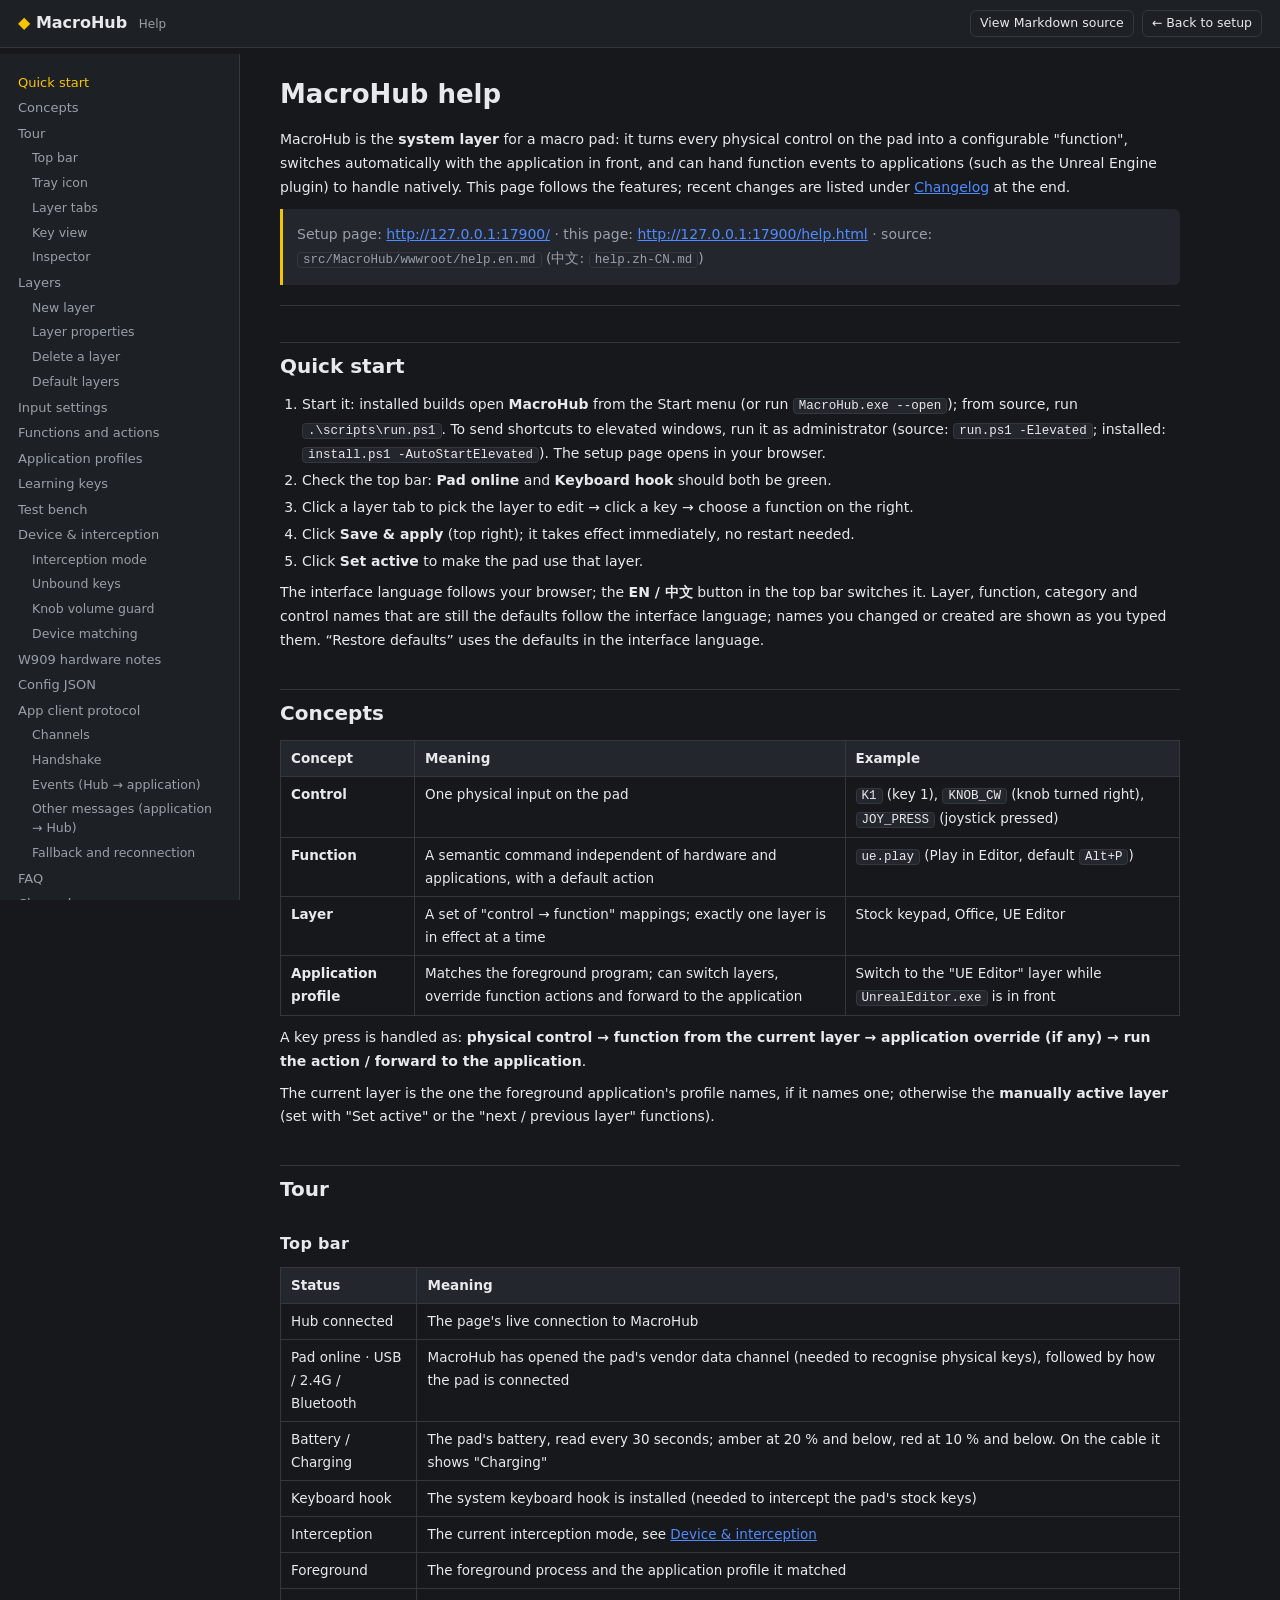
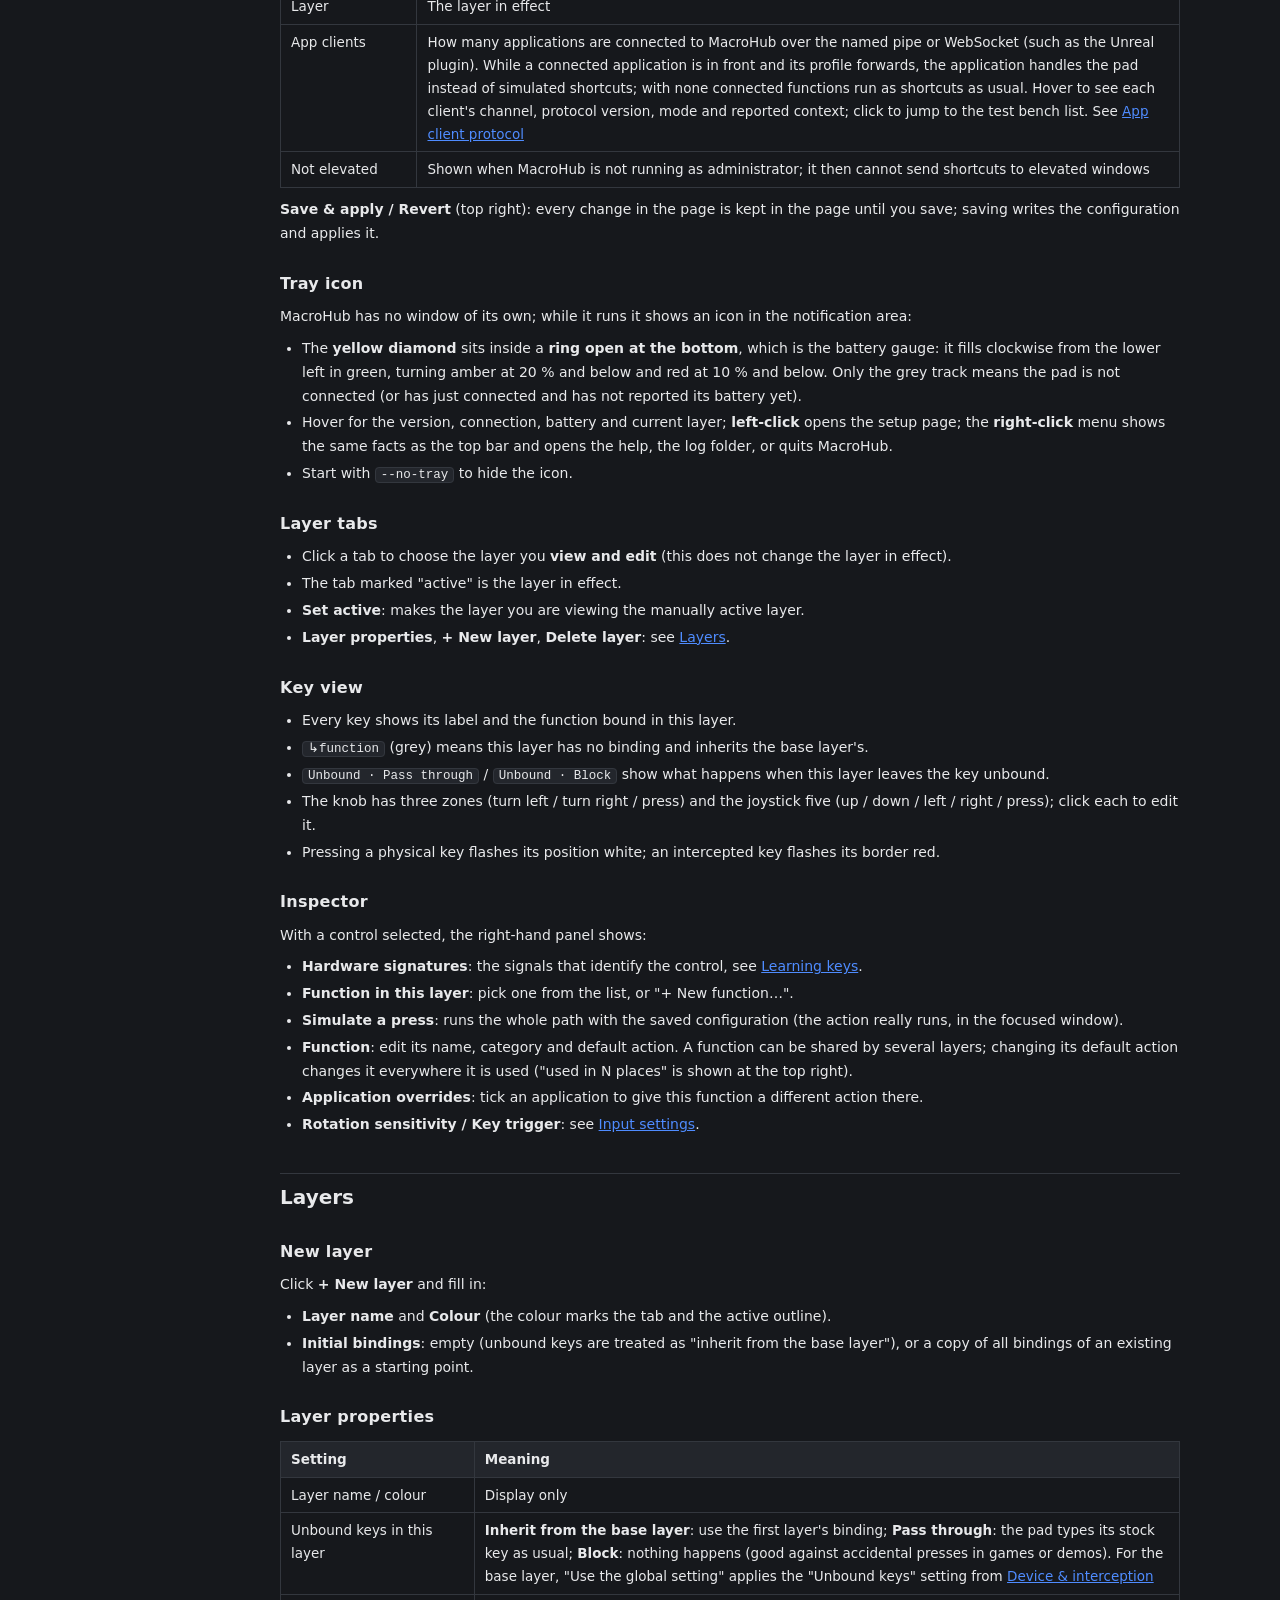
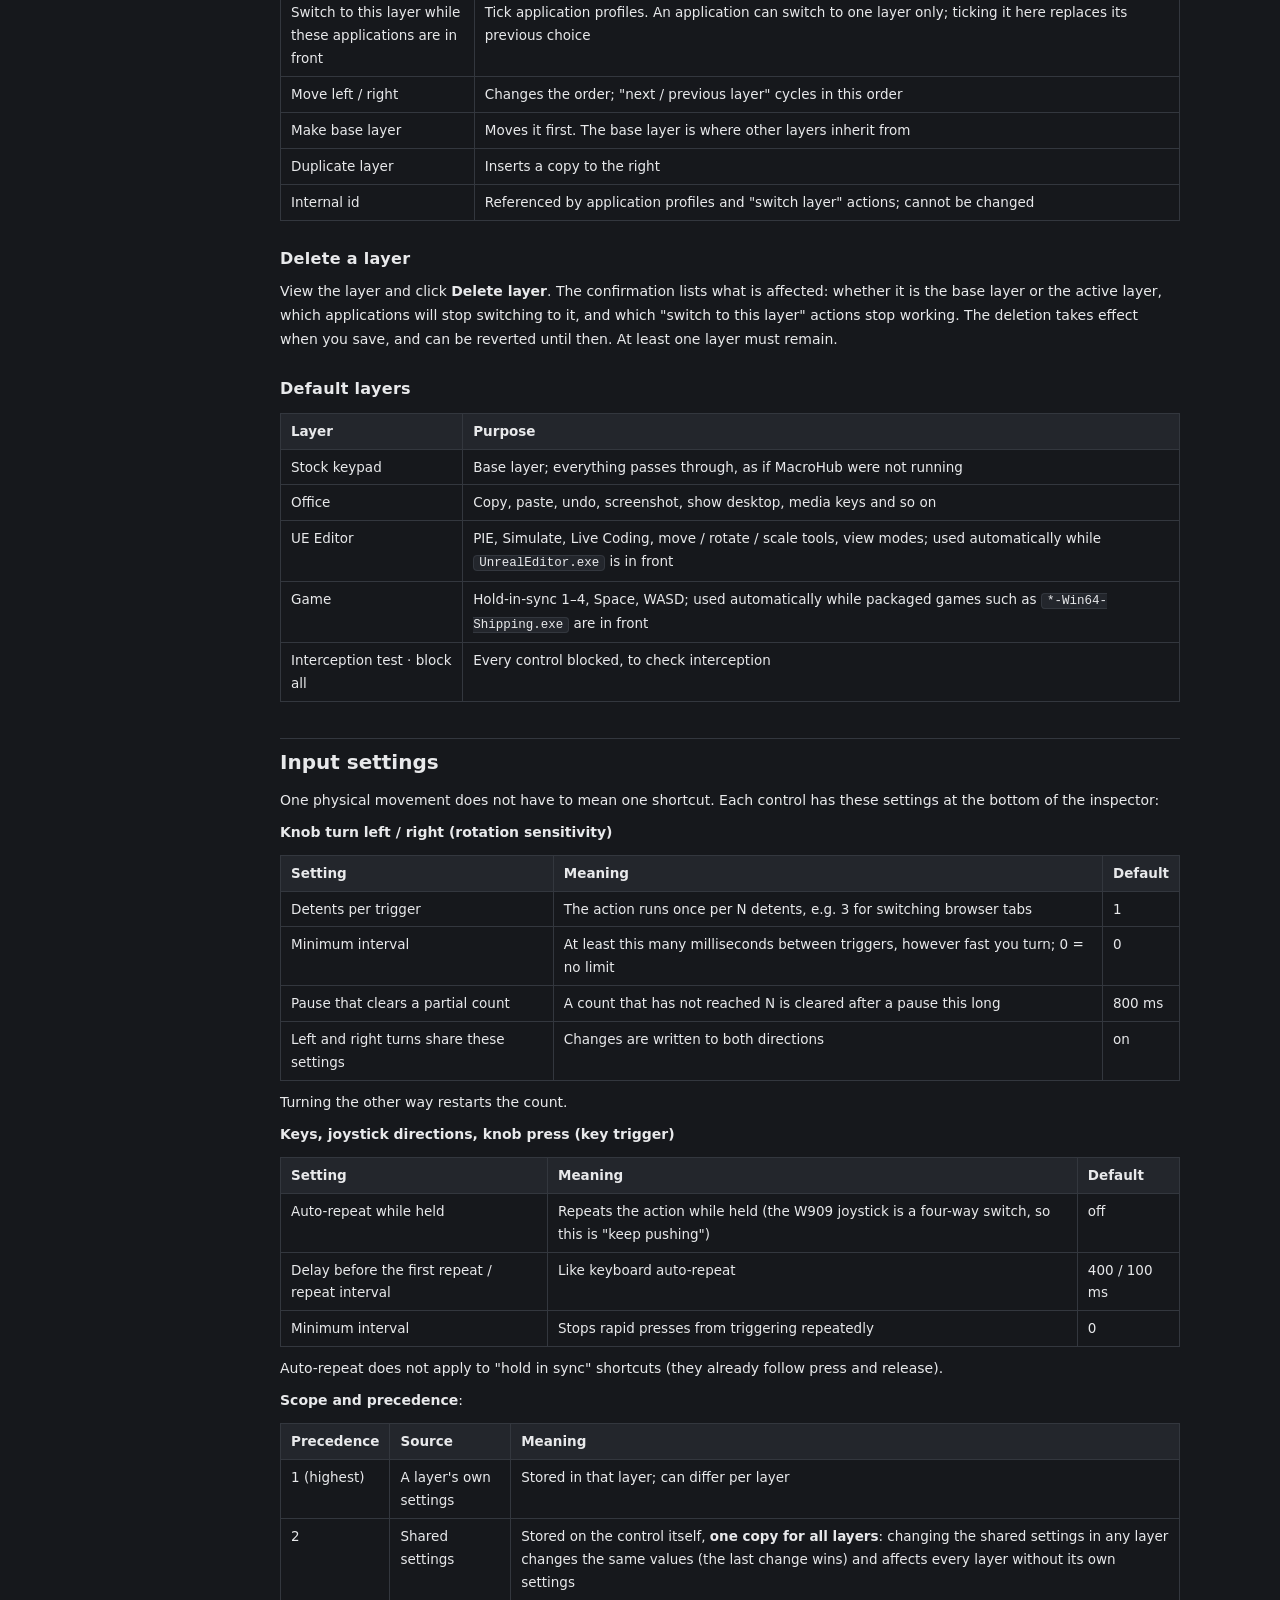
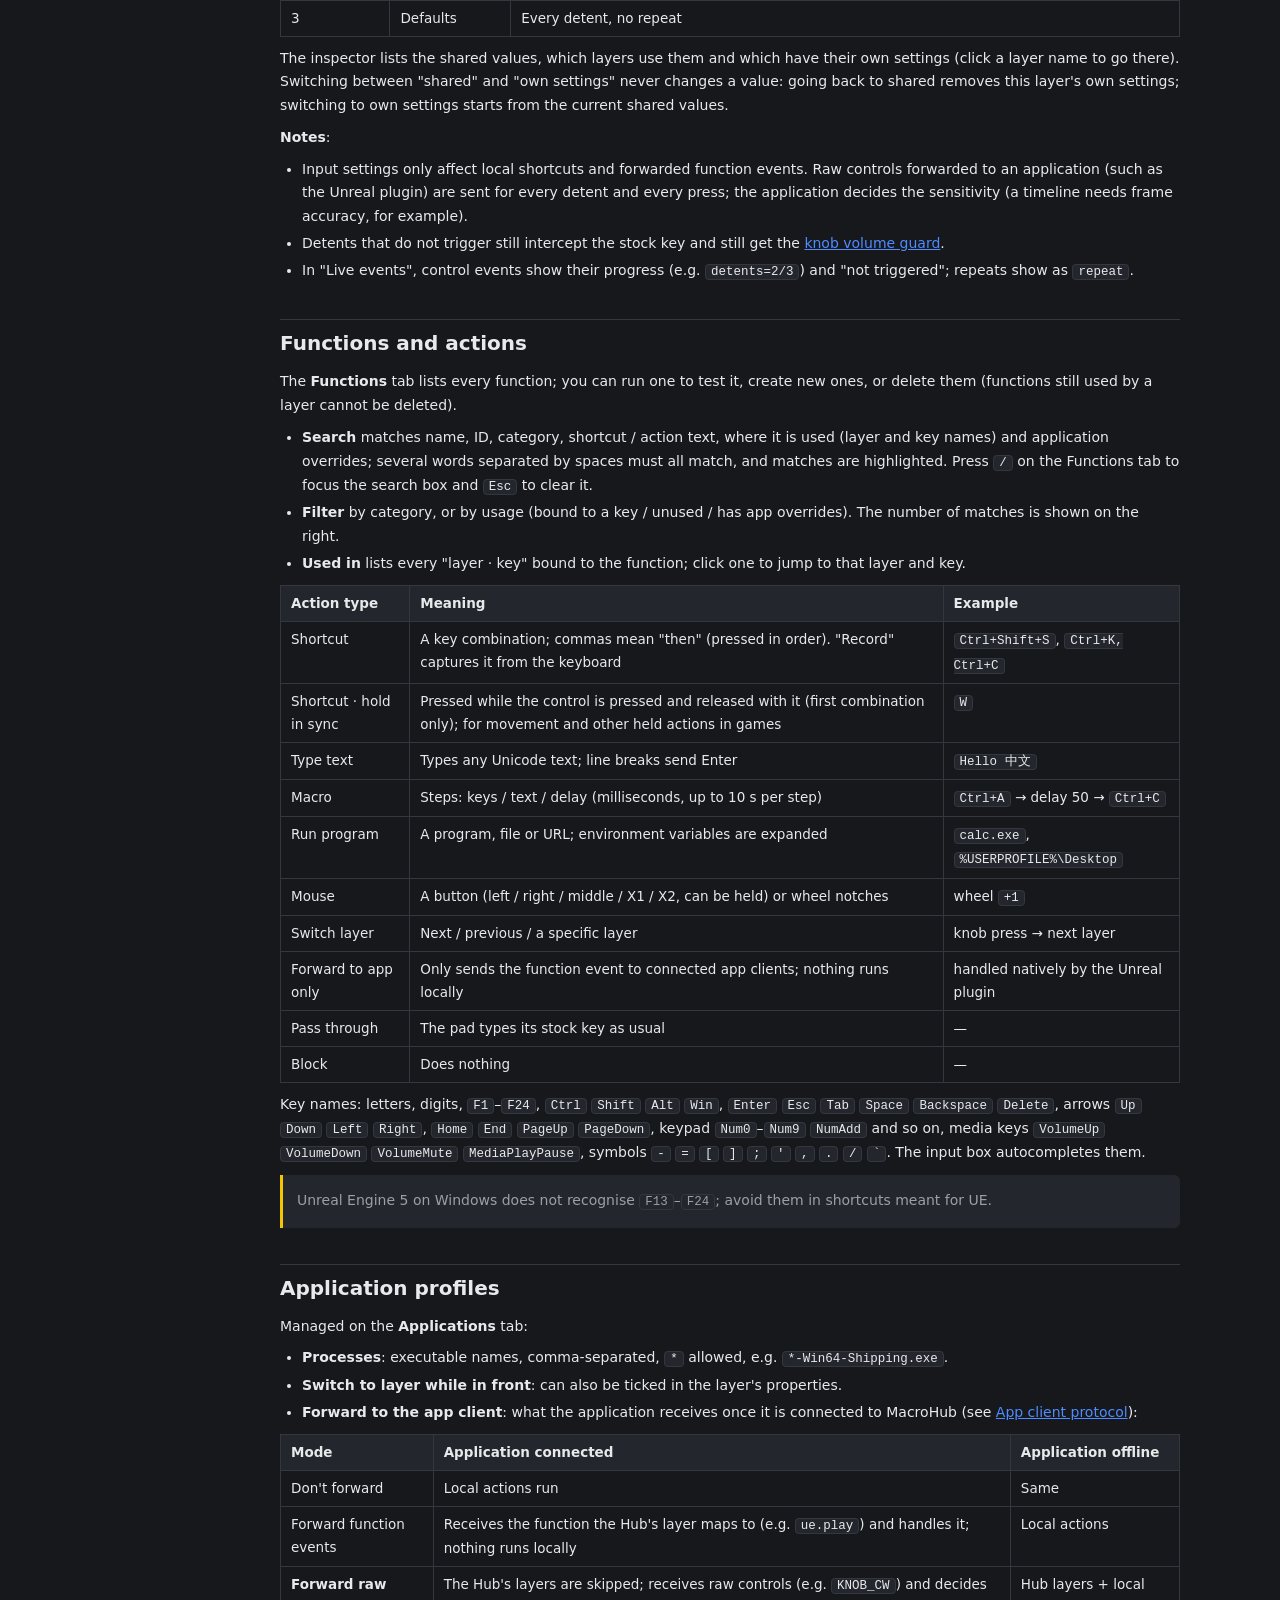
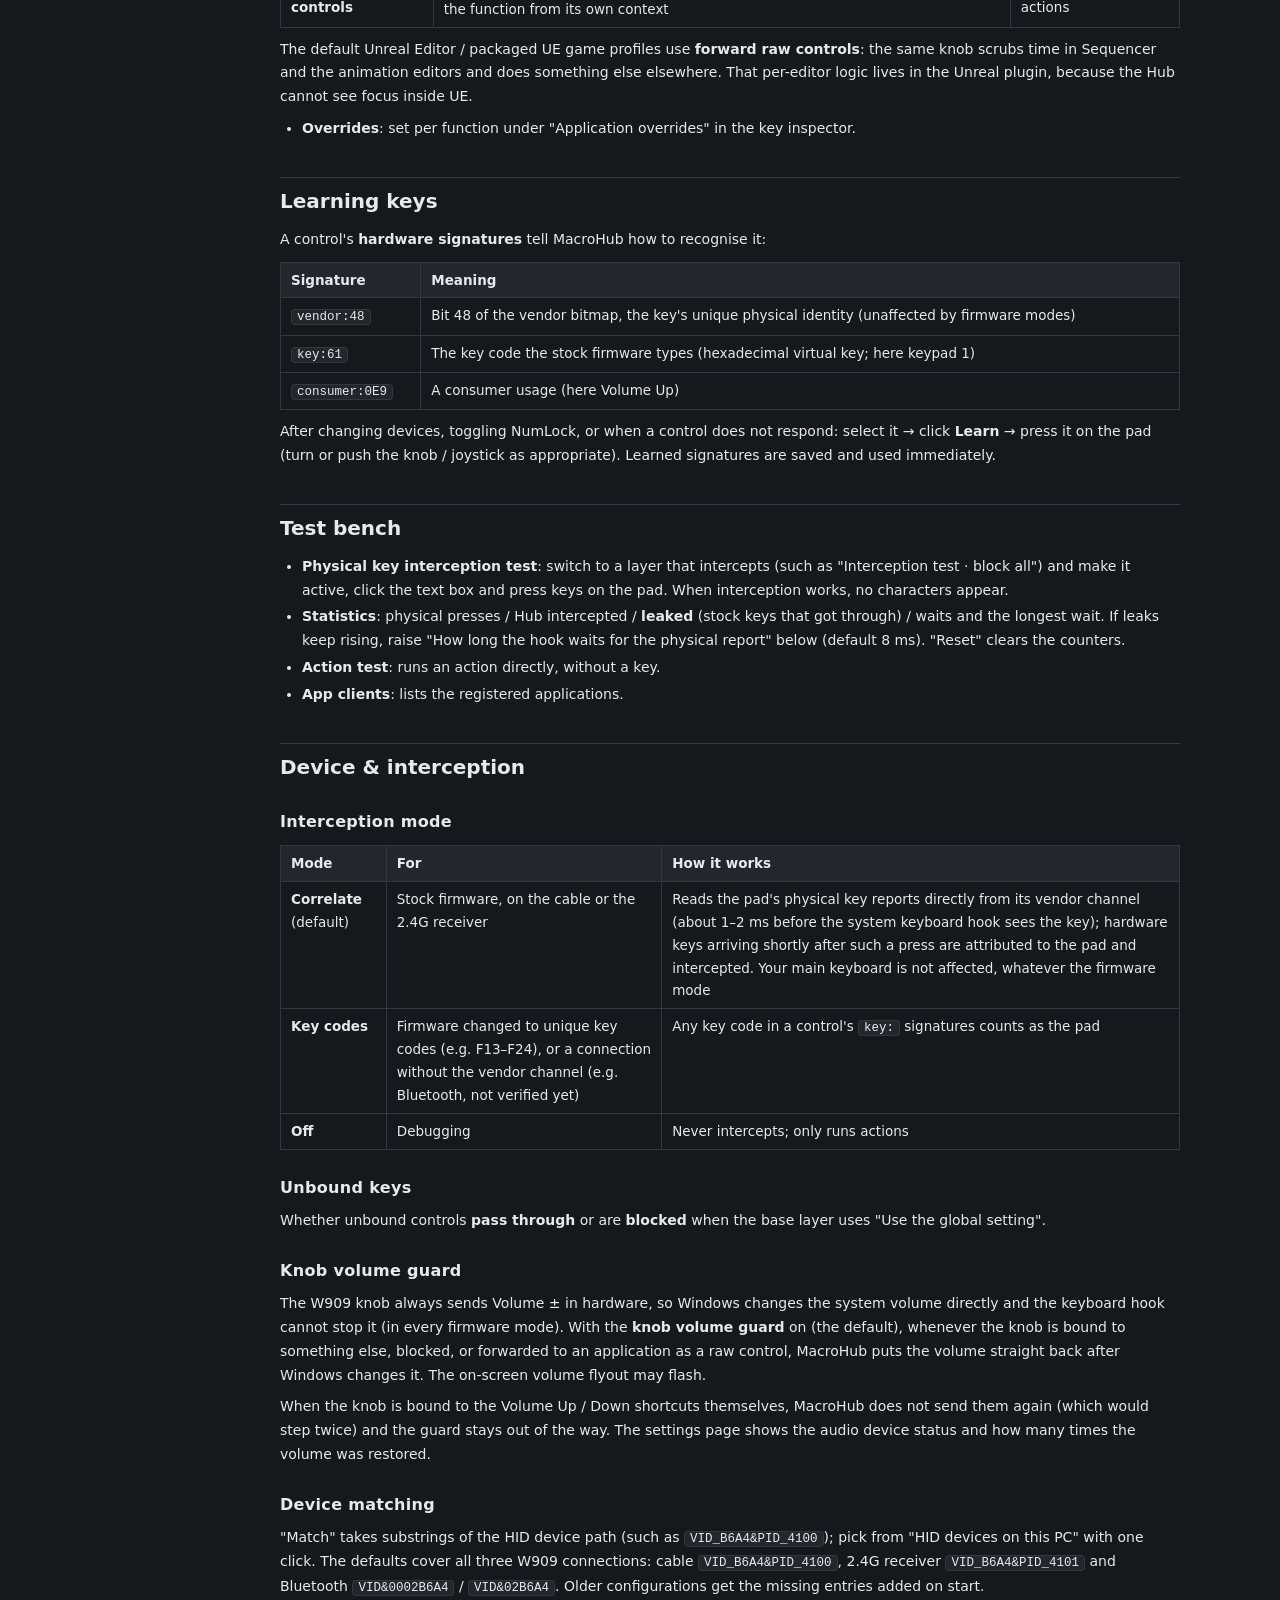
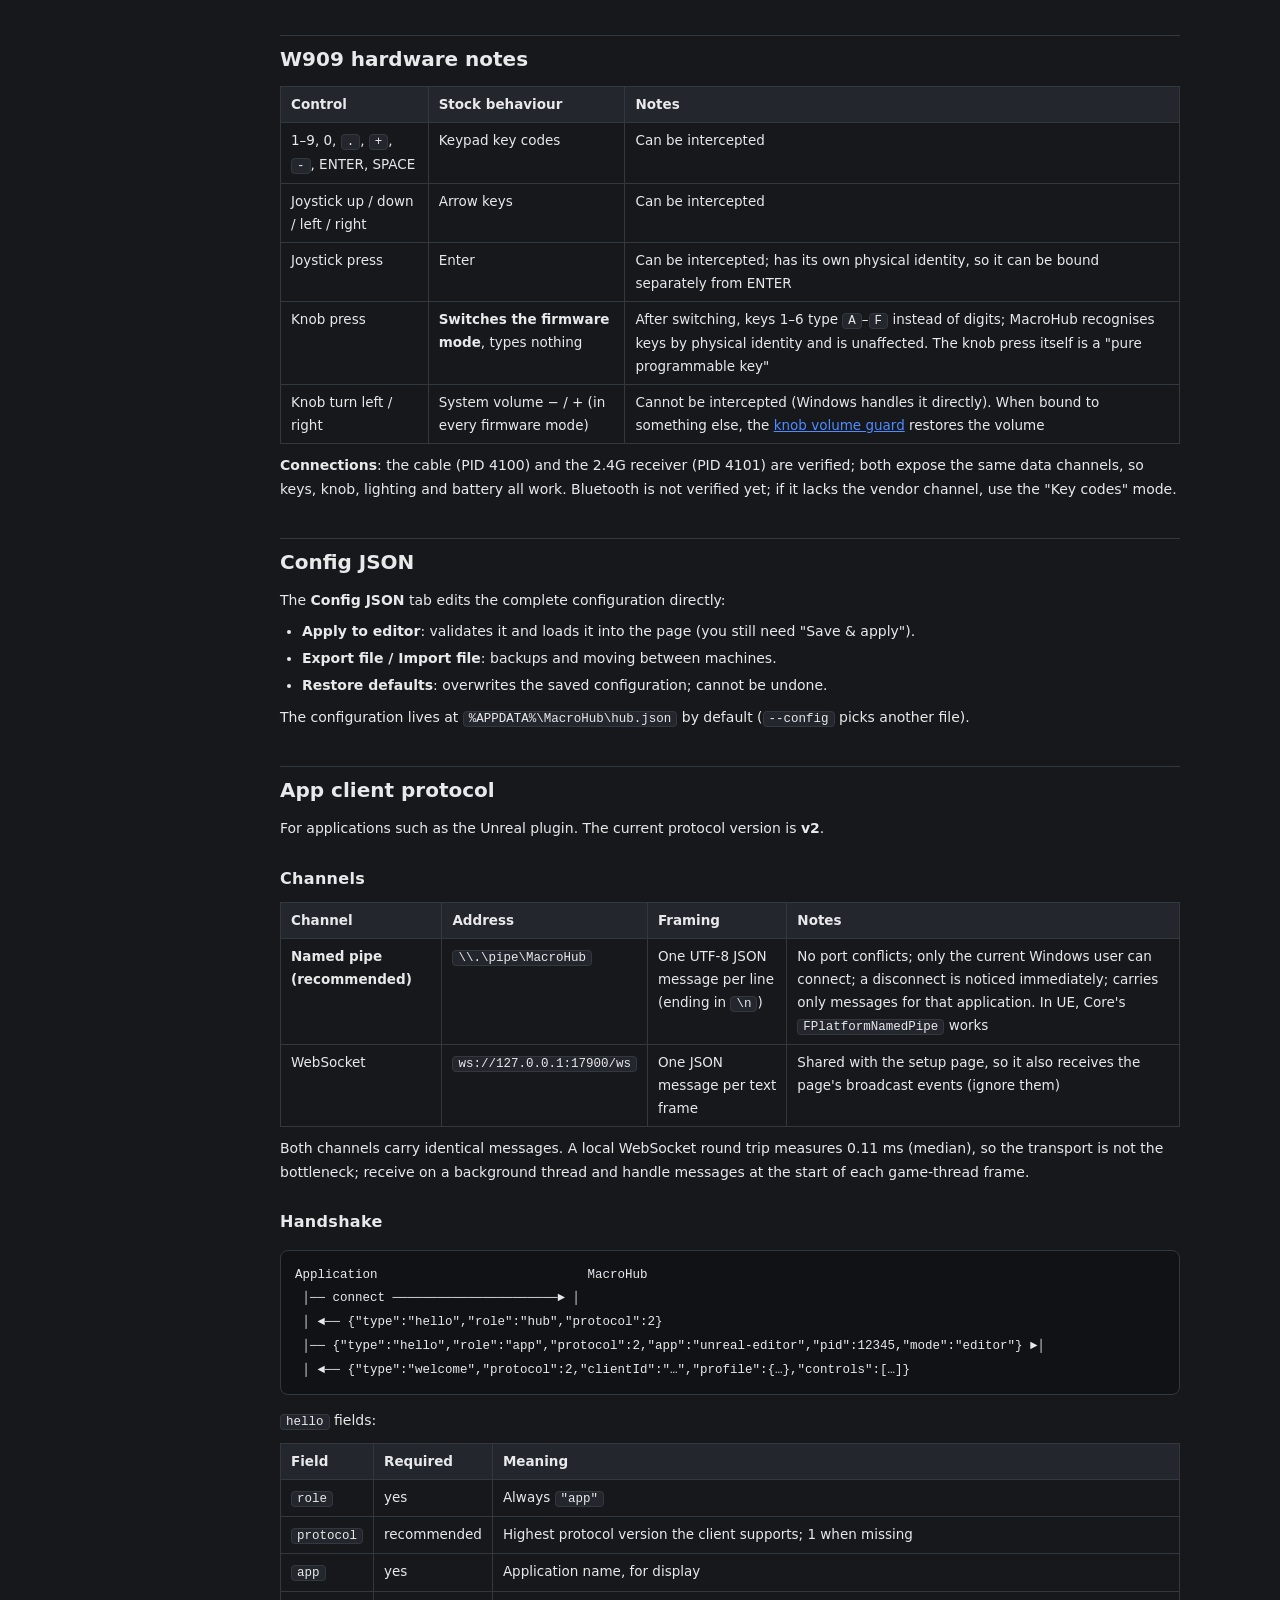
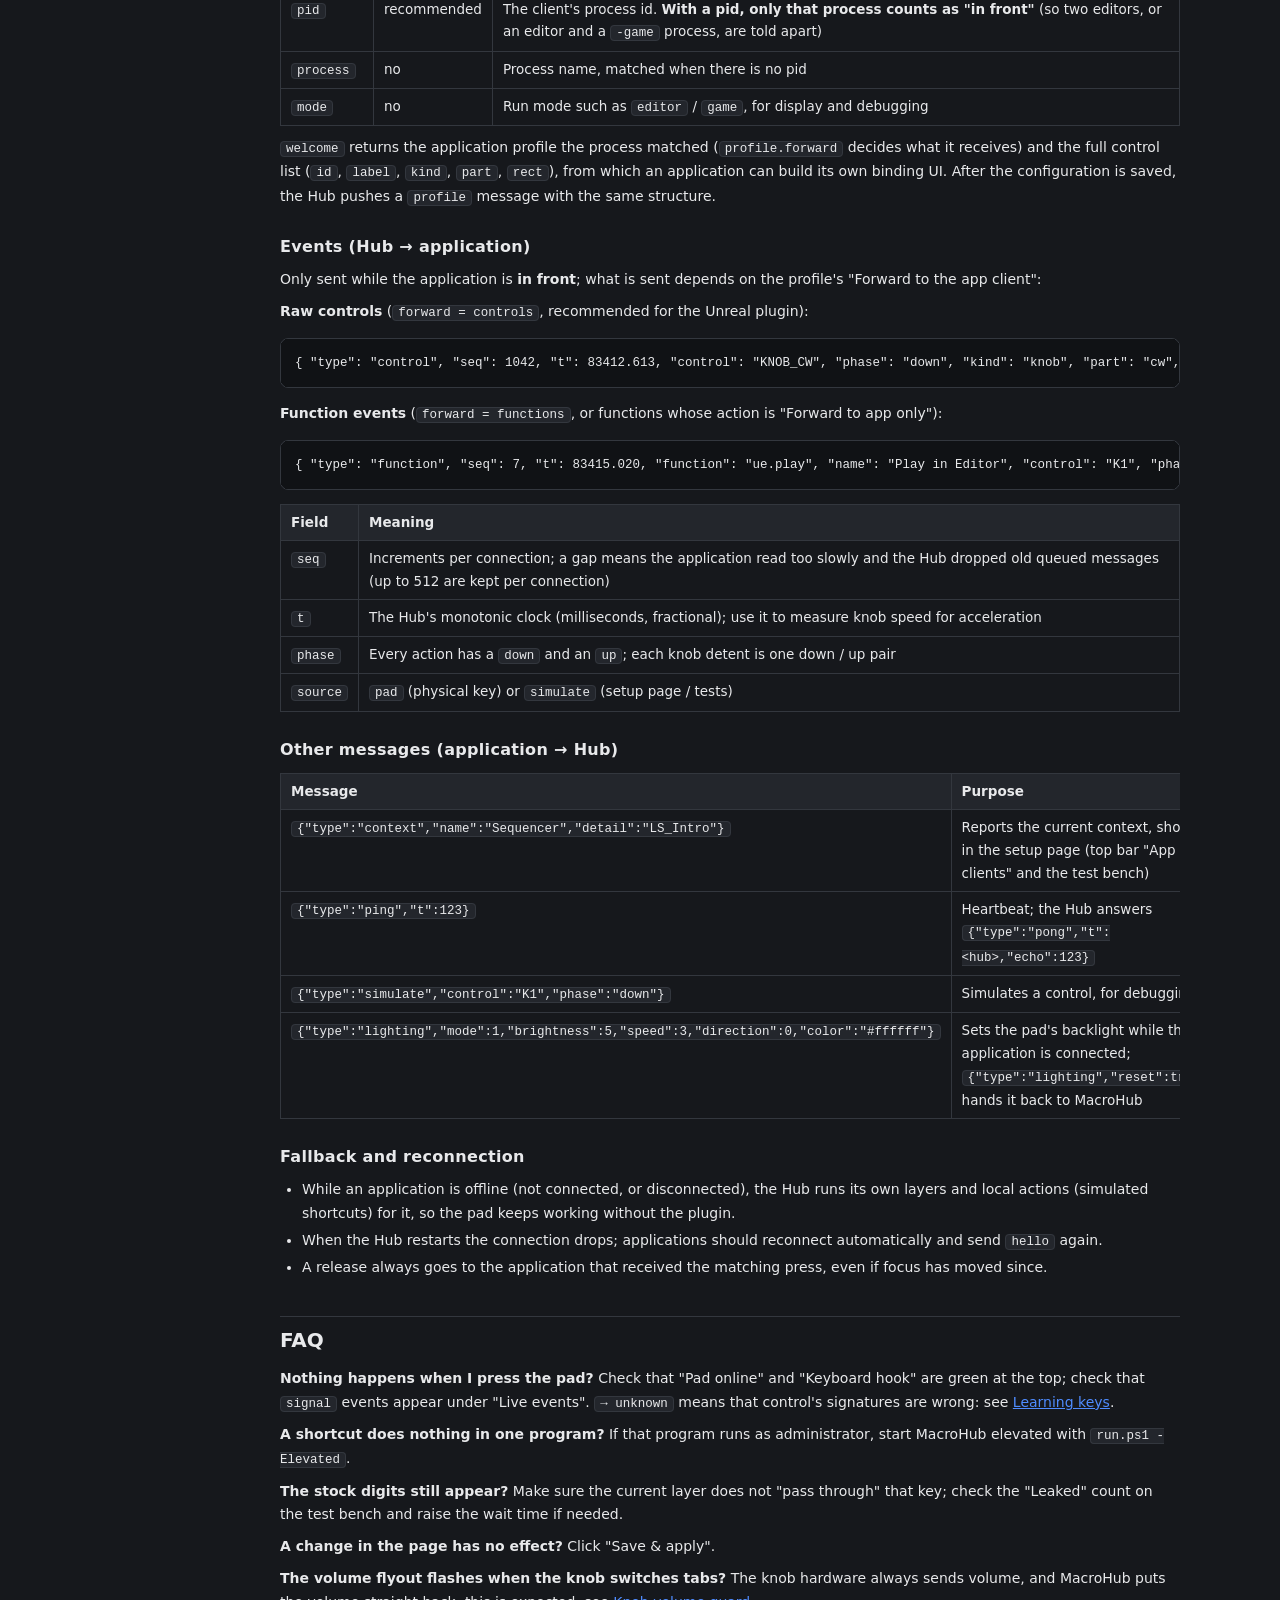
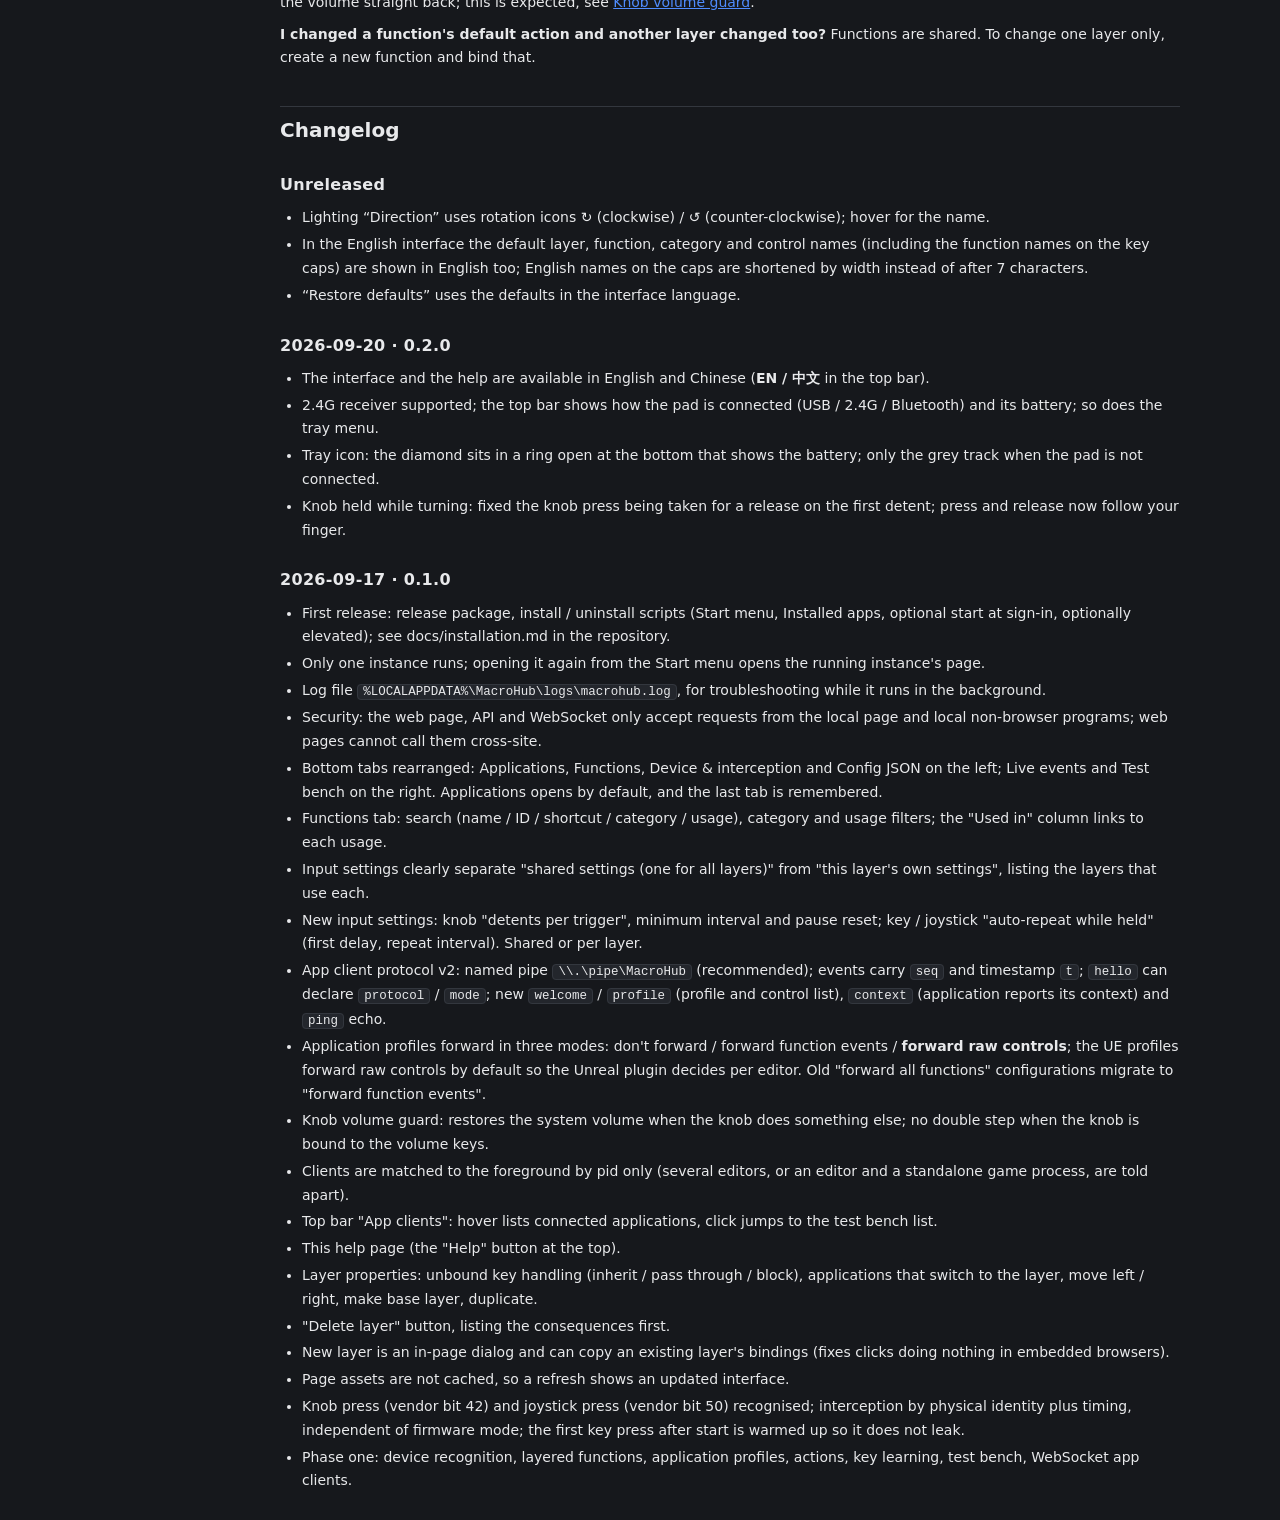
<file: src/MacroHub/wwwroot/help.html>
<!doctype html>
<html lang="zh-CN">
<head>
<meta charset="utf-8">
<meta name="viewport" content="width=device-width, initial-scale=1">
<title>MacroHub · 帮助</title>
<link rel="stylesheet" href="app.css">
<style>
  .help-layout { display: grid; grid-template-columns: 240px minmax(0, 1fr); gap: 0; min-height: calc(100vh - 54px); }
  .toc { border-right: 1px solid var(--line); background: var(--bg2); padding: 16px 10px; position: sticky; top: 54px; max-height: calc(100vh - 54px); overflow-y: auto; }
  .toc a { display: block; color: var(--muted); text-decoration: none; padding: 3px 8px; border-radius: 5px; font-size: 13px; }
  .toc a.l3 { padding-left: 22px; font-size: 12.5px; }
  .toc a:hover { color: var(--text); background: var(--panel); }
  .toc a.active { color: var(--accent); }
  .doc { padding: 24px 40px 80px; max-width: 980px; line-height: 1.7; }
  .doc h1 { font-size: 26px; margin: 0 0 12px; }
  .doc h2 { font-size: 20px; margin: 36px 0 10px; padding-top: 6px; border-top: 1px solid var(--line); }
  .doc h3 { font-size: 16px; margin: 24px 0 8px; }
  .doc h4 { font-size: 14px; margin: 18px 0 6px; }
  .doc h2, .doc h3, .doc h4 { scroll-margin-top: 70px; }
  .doc p { margin: 8px 0; }
  .doc a { color: var(--info); }
  .doc ul, .doc ol { padding-left: 22px; margin: 8px 0; }
  .doc li { margin: 3px 0; }
  .doc code { background: var(--panel); border: 1px solid var(--line); border-radius: 4px; padding: 0 5px; }
  .doc pre { background: #101215; border: 1px solid var(--line); border-radius: 8px; padding: 12px 14px; overflow-x: auto; }
  .doc pre code { background: none; border: none; padding: 0; }
  .doc blockquote { margin: 10px 0; padding: 6px 14px; border-left: 3px solid var(--accent); background: var(--panel); border-radius: 0 6px 6px 0; color: var(--muted); }
  .doc hr { border: none; border-top: 1px solid var(--line); margin: 20px 0; }
  .doc .table-wrap { overflow-x: auto; margin: 10px 0; }
  .doc table { border-collapse: collapse; width: 100%; font-size: 13.5px; }
  .doc th, .doc td { border: 1px solid var(--line); padding: 6px 10px; text-align: left; vertical-align: top; }
  .doc th { background: var(--panel); font-weight: 600; }
  .topbar a.navlink { color: var(--text); text-decoration: none; }
  @media (max-width: 900px) { .help-layout { grid-template-columns: 1fr; } .toc { position: static; max-height: none; border-right: none; border-bottom: 1px solid var(--line); } .doc { padding: 18px; } }
</style>
</head>
<body>
<header class="topbar">
  <div class="brand"><span class="logo">◆</span> MacroHub <small>帮助文档</small></div>
  <div class="chips"></div>
  <div class="savebar">
    <a class="button ghost small navlink" id="mdSource" href="help.zh-CN.md" target="_blank">查看 Markdown 源文件</a>
    <a class="button ghost small navlink" href="/">← 返回配置界面</a>
  </div>
</header>
<div class="help-layout">
  <nav class="toc" id="toc"></nav>
  <article class="doc" id="doc">加载中…</article>
</div>
<script src="i18n.js"></script>
<script>
'use strict';
// Minimal Markdown renderer: headings, paragraphs, lists (nested by indent), tables, fenced code, blockquotes, hr,
// inline code, bold, italics, links and autolinks. Enough for the help files; no external dependency so it works offline.
const esc = s => s.replace(/&/g, '&amp;').replace(/</g, '&lt;').replace(/>/g, '&gt;');
function inline(text) {
  const codes = [];
  let s = text.replace(/``\s?(.+?)\s?``|`([^`]+)`/g, (_, a, b) => { codes.push(a ?? b); return ` ${codes.length - 1} `; });
  s = esc(s)
    .replace(/&lt;(https?:\/\/[^\s&]+)&gt;/g, '<a href="$1">$1</a>')
    .replace(/\[([^\]]+)\]\(([^)\s]+)\)/g, (_, t, u) => `<a href="${u.replace(/"/g, '%22')}"${/^https?:/.test(u) ? ' target="_blank"' : ''}>${t}</a>`)
    .replace(/\*\*(.+?)\*\*/g, '<strong>$1</strong>')
    .replace(/(^|[^*])\*([^*\s][^*]*?)\*/g, '$1<em>$2</em>');
  return s.replace(/ (\d+) /g, (_, i) => `<code>${esc(codes[+i])}</code>`);
}
const slug = t => t.replace(/[`*]/g, '').trim().replace(/\s+/g, '-');
function render(md) {
  const lines = md.replace(/\r\n/g, '\n').split('\n');
  const out = [], toc = [];
  let i = 0;
  const isBlockStart = l => /^(#{1,6}\s|```|>|\s*[-*]\s|\s*\d+\.\s|\|)/.test(l) || /^---+\s*$/.test(l);
  while (i < lines.length) {
    const line = lines[i];
    if (!line.trim()) { i++; continue; }
    let m;
    if ((m = line.match(/^(#{1,6})\s+(.*)$/))) {
      // "## Title {#id}" gives the heading a stable id, shared by both languages so links survive translation.
      const explicit = m[2].match(/^(.*?)\s*\{#([\w-]+)\}\s*$/);
      const title = explicit ? explicit[1] : m[2];
      const level = m[1].length, id = explicit ? explicit[2] : slug(title);
      out.push(`<h${level} id="${esc(id)}">${inline(title)}</h${level}>`);
      if (level === 2 || level === 3) toc.push({ level, id, text: title.replace(/[`*]/g, '') });
      i++; continue;
    }
    if (line.startsWith('```')) {
      const buf = []; i++;
      while (i < lines.length && !lines[i].startsWith('```')) buf.push(lines[i++]);
      i++;
      out.push(`<pre><code>${esc(buf.join('\n'))}</code></pre>`);
      continue;
    }
    if (/^---+\s*$/.test(line)) { out.push('<hr>'); i++; continue; }
    if (line.startsWith('>')) {
      const buf = [];
      while (i < lines.length && lines[i].startsWith('>')) buf.push(lines[i++].replace(/^>\s?/, ''));
      out.push(`<blockquote>${render(buf.join('\n')).html}</blockquote>`);
      continue;
    }
    if (line.startsWith('|')) {
      const rows = [];
      while (i < lines.length && lines[i].startsWith('|')) rows.push(lines[i++]);
      const cells = r => r.trim().replace(/^\||\|$/g, '').split(/(?<!\\)\|/).map(c => c.trim().replace(/\\\|/g, '|'));
      const head = cells(rows[0]);
      const body = rows.slice(/^\|[\s:|-]+\|?$/.test(rows[1] || '') ? 2 : 1).map(cells);
      out.push(`<div class="table-wrap"><table><thead><tr>${head.map(c => `<th>${inline(c)}</th>`).join('')}</tr></thead><tbody>${body.map(r => `<tr>${r.map(c => `<td>${inline(c)}</td>`).join('')}</tr>`).join('')}</tbody></table></div>`);
      continue;
    }
    if (/^\s*([-*]|\d+\.)\s/.test(line)) {
      const items = [];
      while (i < lines.length && (/^\s*([-*]|\d+\.)\s/.test(lines[i]) || (/^\s{2,}\S/.test(lines[i]) && items.length))) {
        const l = lines[i++];
        const lm = l.match(/^(\s*)([-*]|\d+\.)\s+(.*)$/);
        if (lm) items.push({ indent: lm[1].length, ordered: /\d/.test(lm[2]), text: lm[3] });
        else items[items.length - 1].text += ' ' + l.trim();
      }
      out.push(renderList(items, 0).html);
      continue;
    }
    const buf = [];
    while (i < lines.length && lines[i].trim() && !isBlockStart(lines[i])) buf.push(lines[i++]);
    if (!buf.length) buf.push(lines[i++]);
    out.push(`<p>${inline(buf.join(' '))}</p>`);
  }
  return { html: out.join('\n'), toc };
}
function renderList(items, start) {
  const base = items[start].indent, tag = items[start].ordered ? 'ol' : 'ul';
  let html = `<${tag}>`, i = start;
  while (i < items.length && items[i].indent >= base) {
    if (items[i].indent > base) { const sub = renderList(items, i); html = html.replace(/<\/li>$/, sub.html + '</li>'); i = sub.next; continue; }
    html += `<li>${inline(items[i].text)}</li>`;
    i++;
  }
  return { html: html + `</${tag}>`, next: i };
}

async function load() {
  I18N.translateDom();
  const file = I18N.lang === 'en' ? 'help.en.md' : 'help.zh-CN.md';
  document.getElementById('mdSource').href = file;
  const res = await fetch(file, { cache: 'no-cache' });
  const { html, toc } = render(await res.text());
  const doc = document.getElementById('doc');
  doc.innerHTML = html;
  document.getElementById('toc').innerHTML = toc.map(t => `<a class="l${t.level}" href="#${encodeURIComponent(t.id)}">${esc(t.text)}</a>`).join('');
  if (location.hash) document.getElementById(decodeURIComponent(location.hash.slice(1)))?.scrollIntoView();
  const links = [...document.querySelectorAll('.toc a')];
  const heads = toc.map(t => document.getElementById(t.id));
  const onScroll = () => {
    let cur = 0;
    heads.forEach((hd, k) => { if (hd.getBoundingClientRect().top < 90) cur = k; });
    links.forEach((a, k) => a.classList.toggle('active', k === cur));
  };
  document.addEventListener('scroll', onScroll, { passive: true });
  onScroll();
}
load().catch(e => { document.getElementById('doc').textContent = t('加载帮助失败：') + e.message; });
</script>
</body>
</html>
</file>
<file: src/MacroHub/wwwroot/app.css>
:root {
  --bg: #16181c;
  --bg2: #1d2025;
  --panel: #23262c;
  --line: #33373e;
  --text: #e8e9eb;
  --muted: #9aa0a8;
  --accent: #f5c400;
  --accent-ink: #1a1a1a;
  --key: #2c2f35;
  --key-top: #383c43;
  --key-gray: #5b6068;
  --ok: #34c77b;
  --warn: #ff9f43;
  --err: #ff5d5d;
  --info: #4f8cff;
  --radius: 8px;
  color-scheme: dark;
}
* { box-sizing: border-box; }
html, body { margin: 0; height: 100%; background: var(--bg); color: var(--text);
  font: 14px/1.5 "Segoe UI", "Microsoft YaHei UI", system-ui, sans-serif; }
button, input, select, textarea { font: inherit; color: inherit; }
code, .mono { font-family: "Cascadia Mono", Consolas, monospace; font-size: 12.5px; }
.small { font-size: 12.5px; }
.muted { color: var(--muted); }
h3 { margin: 18px 0 8px; font-size: 14px; font-weight: 600; letter-spacing: .02em; }
h3:first-child { margin-top: 0; }

.topbar { display: flex; align-items: center; gap: 16px; padding: 10px 18px; background: var(--bg2);
  border-bottom: 1px solid var(--line); position: sticky; top: 0; z-index: 5; flex-wrap: wrap; }
.brand { font-weight: 700; font-size: 16px; white-space: nowrap; }
.brand small { color: var(--muted); font-weight: 400; margin-left: 6px; font-size: 12px; }
.logo { color: var(--accent); }
.chips { display: flex; gap: 6px; flex-wrap: wrap; flex: 1; }
.chip { display: inline-flex; align-items: center; gap: 6px; padding: 2px 10px; border-radius: 999px;
  background: var(--panel); border: 1px solid var(--line); font-size: 12.5px; white-space: nowrap; }
.chip .dot { width: 8px; height: 8px; border-radius: 50%; background: var(--muted); }
.chip.ok .dot { background: var(--ok); } .chip.err .dot { background: var(--err); } .chip.warn .dot { background: var(--warn); }
.savebar { display: flex; align-items: center; gap: 8px; }
.dirty { color: var(--warn); font-size: 12.5px; }

button, .button { background: var(--panel); border: 1px solid var(--line); border-radius: 6px; padding: 5px 12px; cursor: pointer; }
button:hover:not(:disabled), .button:hover { border-color: #555b64; }
button:disabled { opacity: .45; cursor: default; }
button.primary { background: var(--accent); color: var(--accent-ink); border-color: var(--accent); font-weight: 600; }
button.ghost, .button.ghost { background: transparent; }
button.danger { background: transparent; border-color: #6b3434; color: #ff8a8a; }
button.small, .button.small { padding: 3px 9px; }
.filebtn { position: relative; overflow: hidden; display: inline-block; }
.filebtn input { position: absolute; inset: 0; opacity: 0; cursor: pointer; }

input:not([type=checkbox]):not([type=radio]):not([type=range]):not([type=color]), select, textarea {
  background: var(--bg); border: 1px solid var(--line); border-radius: 6px; padding: 5px 8px; width: 100%; }
input:focus, select:focus, textarea:focus { outline: none; border-color: var(--accent); }
textarea { resize: vertical; }
.field { display: block; margin: 8px 0; color: var(--muted); font-size: 12.5px; }
.field > input, .field > select, .field > textarea { margin-top: 3px; color: var(--text); font-size: 14px; }
.check, .radio { display: flex; gap: 8px; align-items: flex-start; margin: 6px 0; cursor: pointer; }
.radio input { margin-top: 4px; }
.row { display: flex; gap: 8px; align-items: center; flex-wrap: wrap; margin: 8px 0; }
.row.between { justify-content: space-between; }
.grid2 { display: grid; grid-template-columns: 1fr 1fr; gap: 28px; }
ul.plain { list-style: none; padding: 0; margin: 6px 0; }
ul.plain li { padding: 3px 0; border-bottom: 1px solid var(--line); }

.layout { display: grid; grid-template-columns: minmax(0, 1fr) 380px; min-height: calc(100vh - 54px); }
.stage { padding: 14px 18px 30px; min-width: 0; }
.inspector { border-left: 1px solid var(--line); background: var(--bg2); padding: 16px; overflow-y: auto;
  max-height: calc(100vh - 54px); position: sticky; top: 54px; }
.inspector .empty { color: var(--muted); padding: 40px 0; text-align: center; }

.layerbar { display: flex; justify-content: space-between; align-items: center; gap: 10px; flex-wrap: wrap; }
.tabs { display: flex; gap: 4px; flex-wrap: wrap; }
.tab { border: 1px solid var(--line); background: transparent; border-radius: 6px 6px 0 0; padding: 6px 14px;
  display: inline-flex; gap: 8px; align-items: center; }
.tab .swatch { width: 10px; height: 10px; border-radius: 3px; }
.tab.active { background: var(--panel); border-bottom-color: var(--panel); font-weight: 600; }
.tab.live::after { content: var(--live-label, "激活"); font-size: 11px; color: var(--accent-ink); background: var(--accent); border-radius: 4px; padding: 0 5px; }
.layer-actions { display: flex; gap: 6px; }

.device-wrap { background: var(--panel); border: 1px solid var(--line); border-radius: 0 var(--radius) var(--radius) var(--radius); padding: 18px; }
.device { width: 100%; max-height: 430px; display: block; }
.hint { color: var(--muted); font-size: 12px; text-align: center; margin: 8px 0 0; }

/* lighting panel: sits right of the pad, a third of its width, on the same dark plate */
.device-row { display: flex; gap: 14px; align-items: stretch; max-width: 1070px; margin: 0 auto; }
.device-row .device { flex: 3 1 0; min-width: 0; }
.light-panel { flex: 0 0 250px; min-width: 190px; background: #121315; border: 1px solid #2b2e33;
  border-radius: 10px; padding: 12px 14px; display: flex; flex-direction: column; }
.light-panel .row { margin: 0 0 6px; }
.light-panel .field { margin: 6px 0; }
.light-panel select, .light-panel input[type=range], .light-panel input[type=text] { width: 100%; }
.light-panel .check { margin-top: auto; padding-top: 8px; }
.light-color { display: flex; gap: 6px; align-items: center; margin-top: 3px; }
.light-color input[type=color] { width: 34px; height: 28px; padding: 0; border: 1px solid var(--line);
  border-radius: 6px; background: none; cursor: pointer; flex: none; }
.light-hint { margin: 6px 0 0; min-height: 1.4em; }
.seg { display: flex; gap: 4px; margin-top: 3px; }
.seg button { flex: 1; padding: 4px 0; background: var(--key); border: 1px solid var(--line); color: var(--text);
  border-radius: 6px; cursor: pointer; font-size: 13px; }
.seg button.active { background: var(--accent); border-color: var(--accent); color: var(--accent-ink); font-weight: 600; }
.seg button.dir-icon { font-size: 18px; line-height: 1; padding: 3px 0 5px; }
.light-panel[data-off="1"] .field, .light-panel[data-off="1"] .light-color { opacity: .45; pointer-events: none; }
@media (max-width: 900px) {
  .device-row { flex-direction: column; }
  .device-row .device { flex: none; width: 100%; }
  .light-panel { flex: none; }
}

/* SVG device */
.dev-body { fill: #121315; stroke: #2b2e33; stroke-width: .03; }
.dev-well { fill: #0b0c0d; }
.k { cursor: pointer; }
.k rect.cap, .k circle.cap { fill: var(--key); stroke: #000; stroke-width: .025; transition: fill .08s; }
.k rect.top, .k circle.top { fill: var(--key-top); transition: fill .08s; }
.k.accent rect.top, .k.accent circle.top { fill: var(--accent); }
.k.gray rect.top { fill: var(--key-gray); }
.k text { fill: var(--text); font-size: .2px; text-anchor: middle; dominant-baseline: middle; pointer-events: none; }
.k.accent text { fill: var(--accent-ink); }
.k text.fn { font-size: .13px; fill: #c9ccd1; }
.k.accent text.fn { fill: #3a3000; }
.k text.unbound { fill: #6b7079; }
.k:hover rect.top, .k:hover circle.top { filter: brightness(1.18); }
.k.selected rect.cap, .k.selected circle.cap { stroke: #fff; stroke-width: .045; }
.k.pressed rect.top, .k.pressed circle.top { fill: #fff !important; }
.k.pressed text { fill: #000 !important; }
.k.blocked rect.cap { stroke: var(--err); stroke-width: .05; }
.part { cursor: pointer; fill: transparent; }
.part:hover { fill: rgba(255,255,255,.12); }
.part.selected { fill: rgba(255,255,255,.22); stroke: #fff; stroke-width: .02; }
.part.pressed { fill: rgba(255,255,255,.75); }
.arrow { fill: var(--accent-ink); pointer-events: none; font-size: .16px; text-anchor: middle; dominant-baseline: middle; }
.knob-label { fill: var(--muted); font-size: .11px; text-anchor: middle; pointer-events: none; }

.subtabs { display: flex; gap: 2px; margin: 18px 0 0; border-bottom: 1px solid var(--line); }
.subtabs button { border: none; background: transparent; border-radius: 0; padding: 8px 14px; color: var(--muted); border-bottom: 2px solid transparent; }
.subtabs button.active { color: var(--text); border-bottom-color: var(--accent); }
.panel { padding: 14px 0; }

.eventlog { list-style: none; margin: 0; padding: 0; max-height: 320px; overflow-y: auto; font-family: "Cascadia Mono", Consolas, monospace; font-size: 12.5px; }
.eventlog li { padding: 3px 8px; border-bottom: 1px solid #262a30; display: grid; grid-template-columns: 90px 90px 1fr; gap: 8px; }
.eventlog .t { color: var(--muted); }
.eventlog .ty { font-weight: 600; }
.ty-control { color: var(--accent); } .ty-signal { color: var(--muted); } .ty-suppressed { color: var(--err); }
.ty-foreground, .ty-layer { color: var(--info); } .ty-leak { color: var(--err); } .ty-error { color: var(--err); } .ty-learn, .ty-clients, .ty-device { color: var(--ok); }

.stat { background: var(--bg); border: 1px solid var(--line); border-radius: 6px; padding: 2px 10px; }
.table { width: 100%; border-collapse: collapse; }
.table th, .table td { text-align: left; padding: 6px 8px; border-bottom: 1px solid var(--line); vertical-align: top; }
.table th { color: var(--muted); font-weight: 500; font-size: 12.5px; }
.table td.actions { white-space: nowrap; text-align: right; }
.table tr.cat td { color: var(--accent); font-weight: 600; padding-top: 14px; }

.card { background: var(--panel); border: 1px solid var(--line); border-radius: var(--radius); padding: 12px 14px; margin: 10px 0; }
.card-head { display: flex; justify-content: space-between; align-items: center; gap: 4px 8px; flex-wrap: wrap; }
.card-head .check b { white-space: nowrap; }
.grid3 { display: grid; grid-template-columns: 1fr 1fr 1fr; gap: 10px; }

.insp-title { font-size: 20px; font-weight: 700; margin: 0; }
.insp-sub { color: var(--muted); font-size: 12.5px; margin-bottom: 12px; }
.sigs { display: flex; flex-wrap: wrap; gap: 4px; margin: 6px 0; }
.sig { background: var(--bg); border: 1px solid var(--line); border-radius: 4px; padding: 0 6px; font-family: Consolas, monospace; font-size: 12px; }
.sig.vendor { border-color: #6a5a00; } .sig.consumer { border-color: #2f5e8c; }
.section { border-top: 1px solid var(--line); margin-top: 14px; padding-top: 12px; }
.learn-box { background: #2a2400; border: 1px solid #6a5a00; border-radius: 6px; padding: 8px 10px; margin: 8px 0; }
.chord-input { font-family: Consolas, monospace; }
.chord-input.recording { border-color: var(--err) !important; box-shadow: 0 0 0 2px rgba(255,93,93,.25); }
.override { display: grid; grid-template-columns: 1fr auto; gap: 6px; align-items: center; margin: 6px 0; }
.errors { color: var(--err); white-space: pre-wrap; font-size: 12.5px; margin-top: 6px; }
.macro-step { display: grid; grid-template-columns: 90px 1fr auto; gap: 6px; margin: 4px 0; }

.toast { position: fixed; bottom: 18px; left: 50%; transform: translateX(-50%); background: #2b2f36; border: 1px solid var(--line);
  padding: 8px 16px; border-radius: 8px; box-shadow: 0 6px 24px rgba(0,0,0,.4); z-index: 10; max-width: 80vw; white-space: pre-wrap; }
.toast.err { border-color: var(--err); }

@media (max-width: 1100px) {
  .layout { grid-template-columns: 1fr; }
  .inspector { position: static; max-height: none; border-left: none; border-top: 1px solid var(--line); }
  .grid2 { grid-template-columns: 1fr; }
}

.modal-overlay { position: fixed; inset: 0; background: rgba(0,0,0,.55); display: flex; align-items: center; justify-content: center; z-index: 20; }
.modal { background: var(--bg2); border: 1px solid var(--line); border-radius: 10px; padding: 18px 20px; width: min(440px, 92vw); box-shadow: 0 12px 40px rgba(0,0,0,.5); }
.modal h3 { margin: 0 0 10px; font-size: 16px; }
.modal-line { margin: 4px 0; }
.modal-actions { justify-content: flex-end; margin-top: 14px; }
.color-input { width: 40px; height: 30px; padding: 0; border: 1px solid var(--line); border-radius: 6px; background: none; }
.swatches { display: flex; gap: 5px; flex-wrap: wrap; }
.swatch-btn { width: 22px; height: 22px; padding: 0; border-radius: 5px; border: 1px solid rgba(255,255,255,.2); }
.modal { max-height: 90vh; overflow-y: auto; }
.modal .radio, .modal .check { color: var(--text); font-size: 13.5px; margin: 4px 0; }
.modal .field { margin: 12px 0; }
a.navlink { color: var(--text); text-decoration: none; display: inline-block; line-height: 1.5; }
.help-q { font-weight: 700; padding: 3px 8px; }
.eventlog .ty-repeat { color: var(--muted); }
.input-overview { background: var(--bg); border: 1px solid var(--line); border-radius: 6px; padding: 6px 10px; margin: 8px 0; font-size: 13px; line-height: 1.7; }
.input-overview a { color: var(--info); }
.fn-toolbar { display: flex; gap: 8px; align-items: center; margin: 10px 0; position: sticky; top: 54px; background: var(--bg); padding: 6px 0; z-index: 2; }
.fn-toolbar #fnSearch { flex: 1; min-width: 200px; }
.fn-toolbar select { width: auto; }
.fn-toolbar #fnCount { white-space: nowrap; }
.table mark { background: rgba(245, 196, 0, .35); color: inherit; border-radius: 2px; padding: 0 1px; }
.usages { max-width: 320px; }
.usage-chip { display: inline-flex; align-items: center; gap: 4px; margin: 1px 6px 1px 0; color: var(--text); text-decoration: none; background: var(--panel); border: 1px solid var(--line); border-radius: 4px; padding: 0 6px; font-size: 12.5px; }
.usage-chip:hover { border-color: var(--accent); }
.usage-chip .swatch { width: 8px; height: 8px; border-radius: 2px; }
#fnTable tr.flash td { animation: flash 1.6s ease-out; }
@keyframes flash { from { background: rgba(245, 196, 0, .3); } to { background: transparent; } }
.subtabs .tab-right { margin-left: auto; }
</file>
